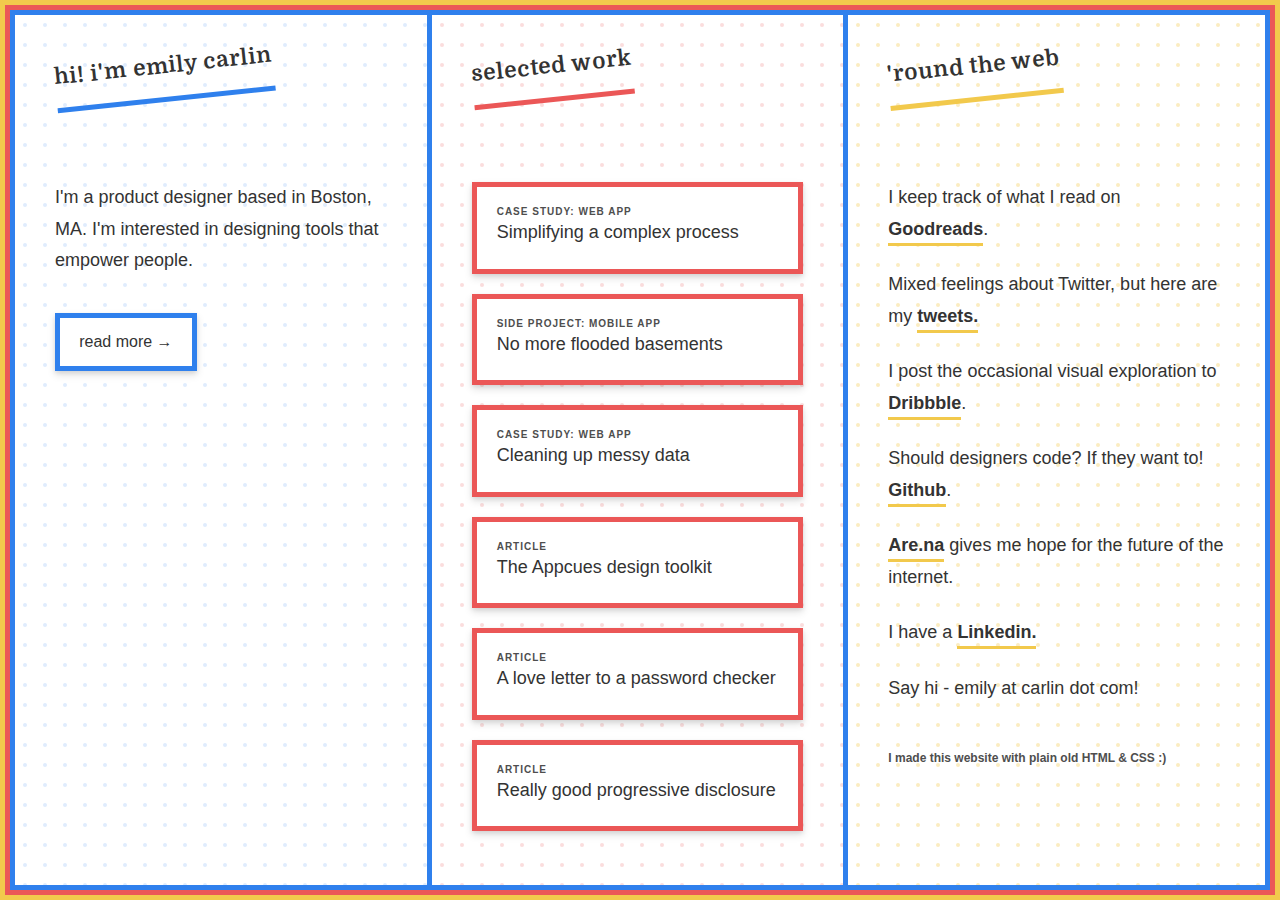
<file: index.html>
<html>

<head>
  <link rel="stylesheet" href="base.css" />
  <link href="https://fonts.googleapis.com/css?family=PT+Sans" rel="stylesheet">
  <link rel="stylesheet" href="style.css" />
  <link rel="shortcut icon" href="assets/favicon.ico" type="image/x-icon" />
  <meta name="viewport" content="initial-scale=1, maximum-scale=1" />
  <title>emily carlin</title>
</head>

<body>
  <main>
    <section class="col one">
      <h2>hi! i'm emily carlin</h2>
      <section class="goods one">
        <p>
          I'm a product designer based in Boston, MA. I'm interested in designing tools that empower
          people. </p>
        <div class="buttons">
          <a href="about.html" class="button">read more &#8594</a>
        </div>
      </section>
    </section>
    <section class="col two">
      <h2> selected work</h2>
      <section class="goods two">
        <div class="card">
          <a href="installation.html"></a>
          <h4> Case Study: Web App</h4>
          <p>Simplifying a complex process</p>
        </div>
        <div class="card">
          <a href="sensor.html"></a>
          <h4> Side Project: Mobile App</h4>
          <p>No more flooded basements</p>
        </div>
        <div class="card">
          <a href="data.html"></a>
          <h4> Case Study: Web App </h4>
          <p>Cleaning up messy data</p>
        </div>
        <div class="card">
          <a href="https://www.appcues.com/blog/ux-design-tools-we-use" target="blank"></a>
          <h4> Article</h4>
          <p>The Appcues design toolkit</p>
        </div>
        <div class="card">
          <a href="https://www.reallygoodux.io/blog/mailchimps-real-time-password-checker" target="blank"></a>
          <h4> Article</h4>
          <p>A love letter to a password checker</p>
        </div>
        <div class="card last">
          <a href="https://www.reallygoodux.io/blog/invision-product-tour" target="blank"></a>
          <h4> Article</h4>
          <p>Really good progressive disclosure</p>
        </div>
      </section>
    </section>

    <footer class="col three">
      <h2> 'round the web</h2>
      <section class="goods three">
        <p>I keep track of what I read on
          <a href="https://www.goodreads.com/user/show/9541994-emily-carlin" target="_blank">
            Goodreads</a>.</p>
        <p>Mixed feelings about Twitter, but here are my
          <a href="https://twitter.com/ECCarlin" target="_blank">tweets.</a></p>
        <p>I post the occasional visual
          exploration to
          <a href="https://dribbble.com/emilycarlin" target="_blank">
            Dribbble</a>.</p>
        <p> Should designers code? If they want to! <a href="https://github.com/EmilyCarlin" target="_blank">Github</a>.
        </p>
        <p> <a href="https://www.are.na/emily-carlin" target="_blank">Are.na</a>
          gives me hope for the future of the internet. </p>
        <p> I have a <a href="https://www.linkedin.com/in/emilychristinecarlin/" target=_blank> Linkedin.</a></p>
        <p>Say hi - emily at carlin dot com! </p>
      </section>
      <p class="lil"> I made this website with plain old HTML & CSS :) </p>
    </footer>
  </main>
</body>

</html>
</file>
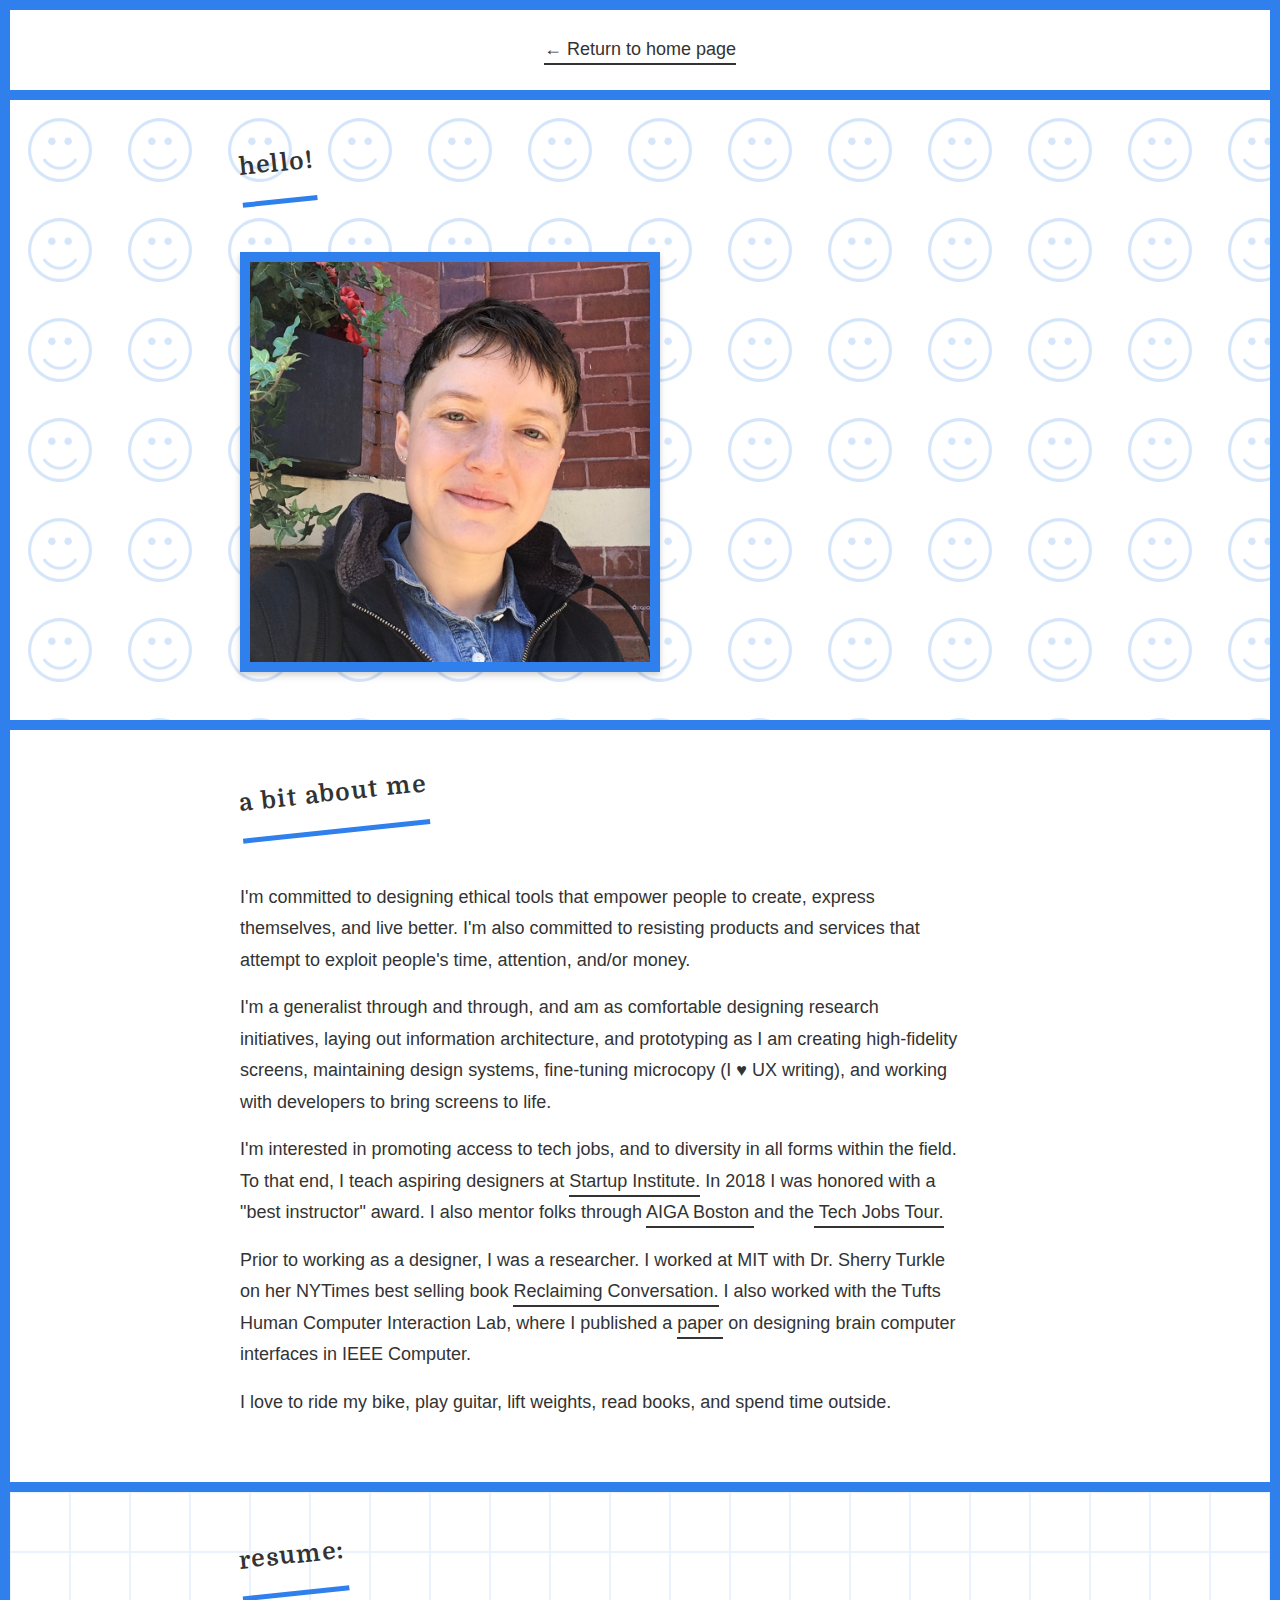
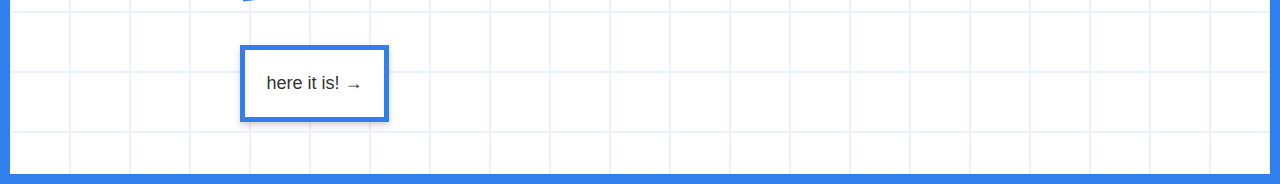
<file: about.html>
<html>

<head>
  <link rel="stylesheet" href="base.css" />
  <link href="https://fonts.googleapis.com/css?family=PT+Sans" rel="stylesheet">
  <link rel="stylesheet" href="page_style.css">
  <link rel="shortcut icon" href="assets/favicon.ico" type="image/x-icon" />
  <meta name="viewport" content="initial-scale=1, maximum-scale=1" />
  <title>emily carlin - about</title>
</head>

<body class="about">
  <main>
    <header>
      <a href="index.html"> &#8592 Return to home page </a>
    </header>

    <section class="hello">
      <div class="area one">
        <div class="area-content">
          <h2 class="about-me"> hello!</h2>
          <img src="assets/me.JPG">
        </div>
      </div>
      <div class="area two">
        <div class="area-content">
          <h2 class="about-me"> a bit about me </h2>
          <p> I'm committed to designing ethical tools that empower people to create, express themselves, and live
            better.
            I'm also committed to resisting products and services that attempt to exploit people's time, attention,
            and/or
            money. </p>
          <p>I'm a generalist through and through, and am as comfortable designing research initiatives, laying out
            information architecture, and prototyping as I am creating high-fidelity screens, maintaining design
            systems,
            fine-tuning microcopy (I &#9829 UX writing),
            and working with developers to bring screens to life. </p>
          <p> I'm interested in promoting access to tech jobs, and to diversity in all forms within the field. To that
            end,
            I teach aspiring designers at <a href="https://www.startupinstitute.com/boston" target="_blank">Startup
              Institute.</a> In 2018 I was honored with a "best instructor" award. I also
            mentor
            folks through <a href="https://boston.aiga.org/" target="_blank">AIGA Boston </a>and the<a href="https://techjobstour.com/speakers/emily-carlin/">
              Tech Jobs Tour.</a>
          </p>
          <p> Prior to working as a designer, I was a researcher. I worked at MIT with Dr. Sherry Turkle on her NYTimes
            best selling book <a href="https://www.nytimes.com/2015/10/04/books/review/jonathan-franzen-reviews-sherry-turkle-reclaiming-conversation.html"
              target="_blank">
              Reclaiming Conversation.</a> I also worked with the Tufts Human Computer Interaction Lab, where I
            published a <a href="http://www.cs.tufts.edu/~jacob/papers/peck.ieeecomputer.pdf" target="_blank">paper</a>
            on
            designing brain computer interfaces in IEEE Computer. </p>
          <p> I love to ride my bike, play guitar, lift weights, read books, and spend
            time
            outside. </p>
        </div>
      </div>
      <div class="area three">
        <div class="area-content">
          <h2 class="about-me"> resume:</h2>
          <a href="https://docs.google.com/document/d/1y61fR0jboNCUJQ6dTmkbRF-LCkVz2GNdn6TpYIwVzsI/edit?usp=sharing"
            target="_blank" class="button">here it is! &#8594</a>
        </div>
      </div>
    </section>
  </main>
</body>

</html>
</file>
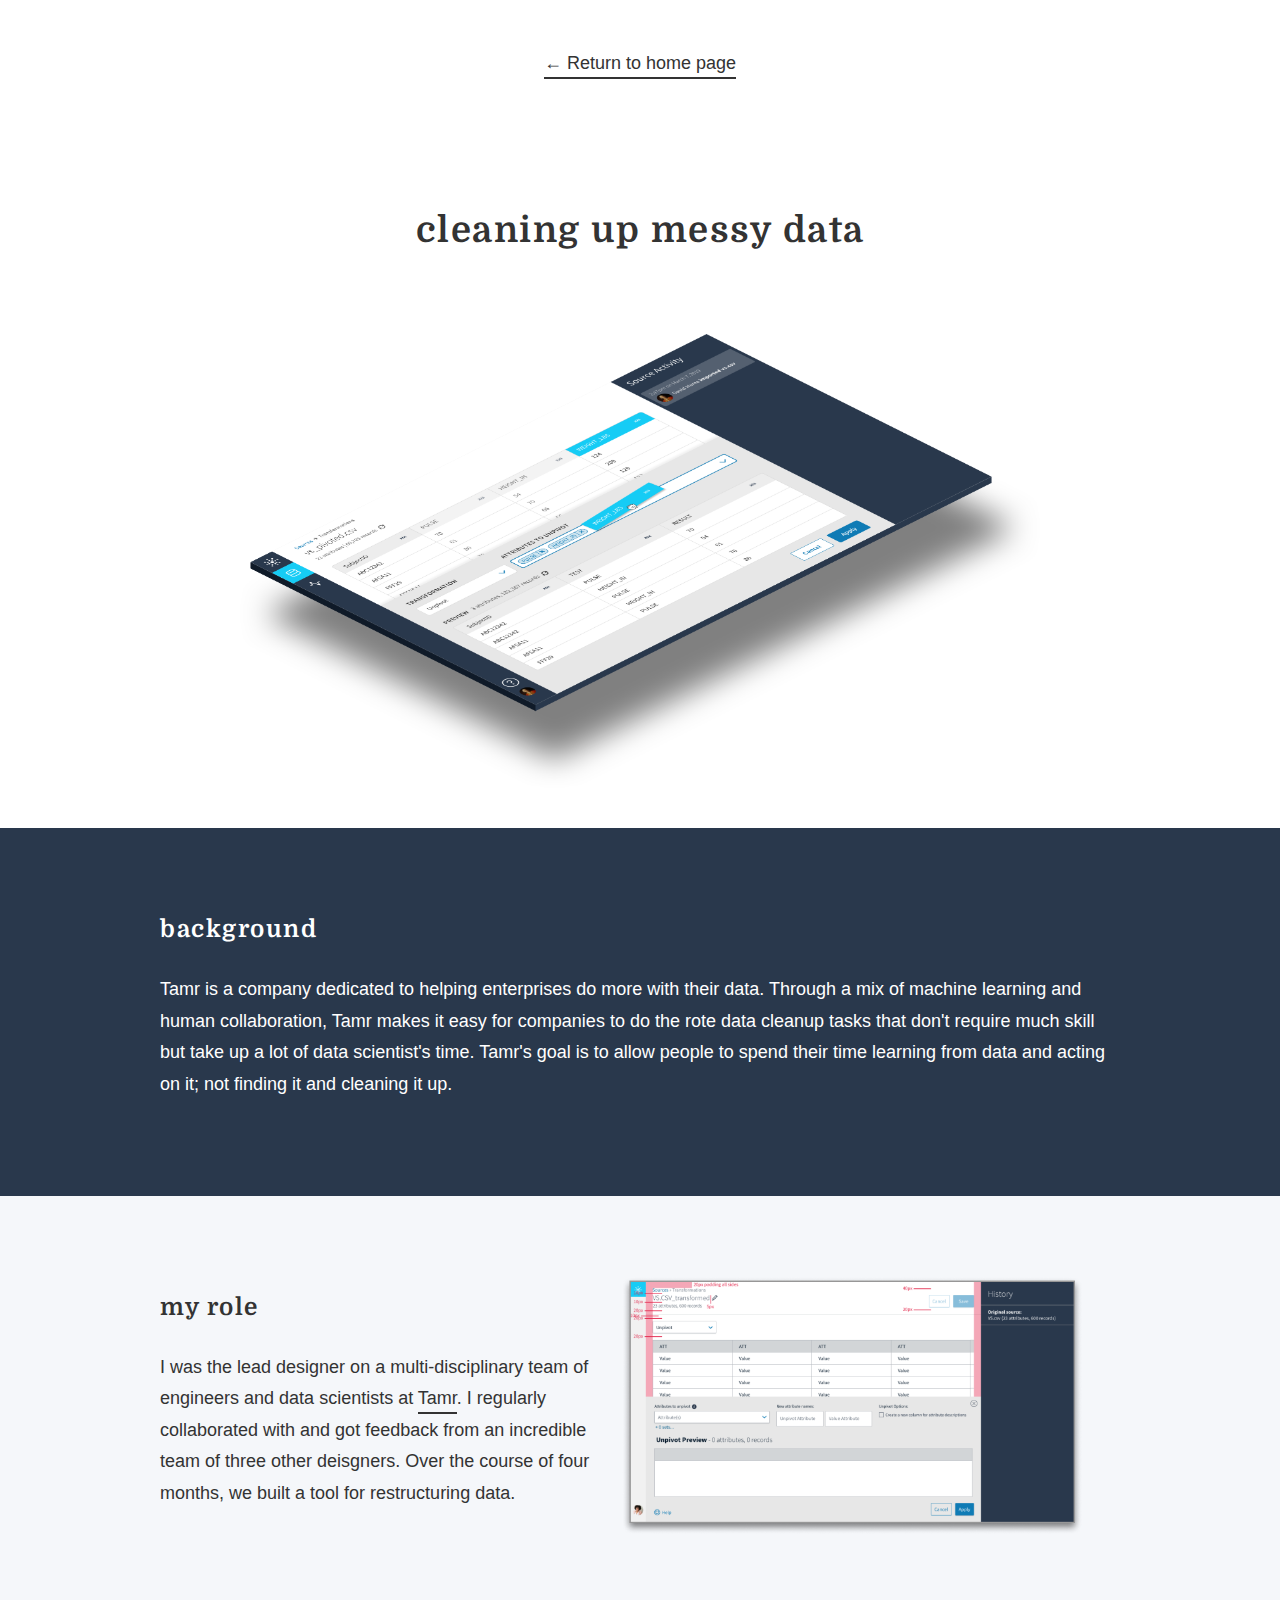
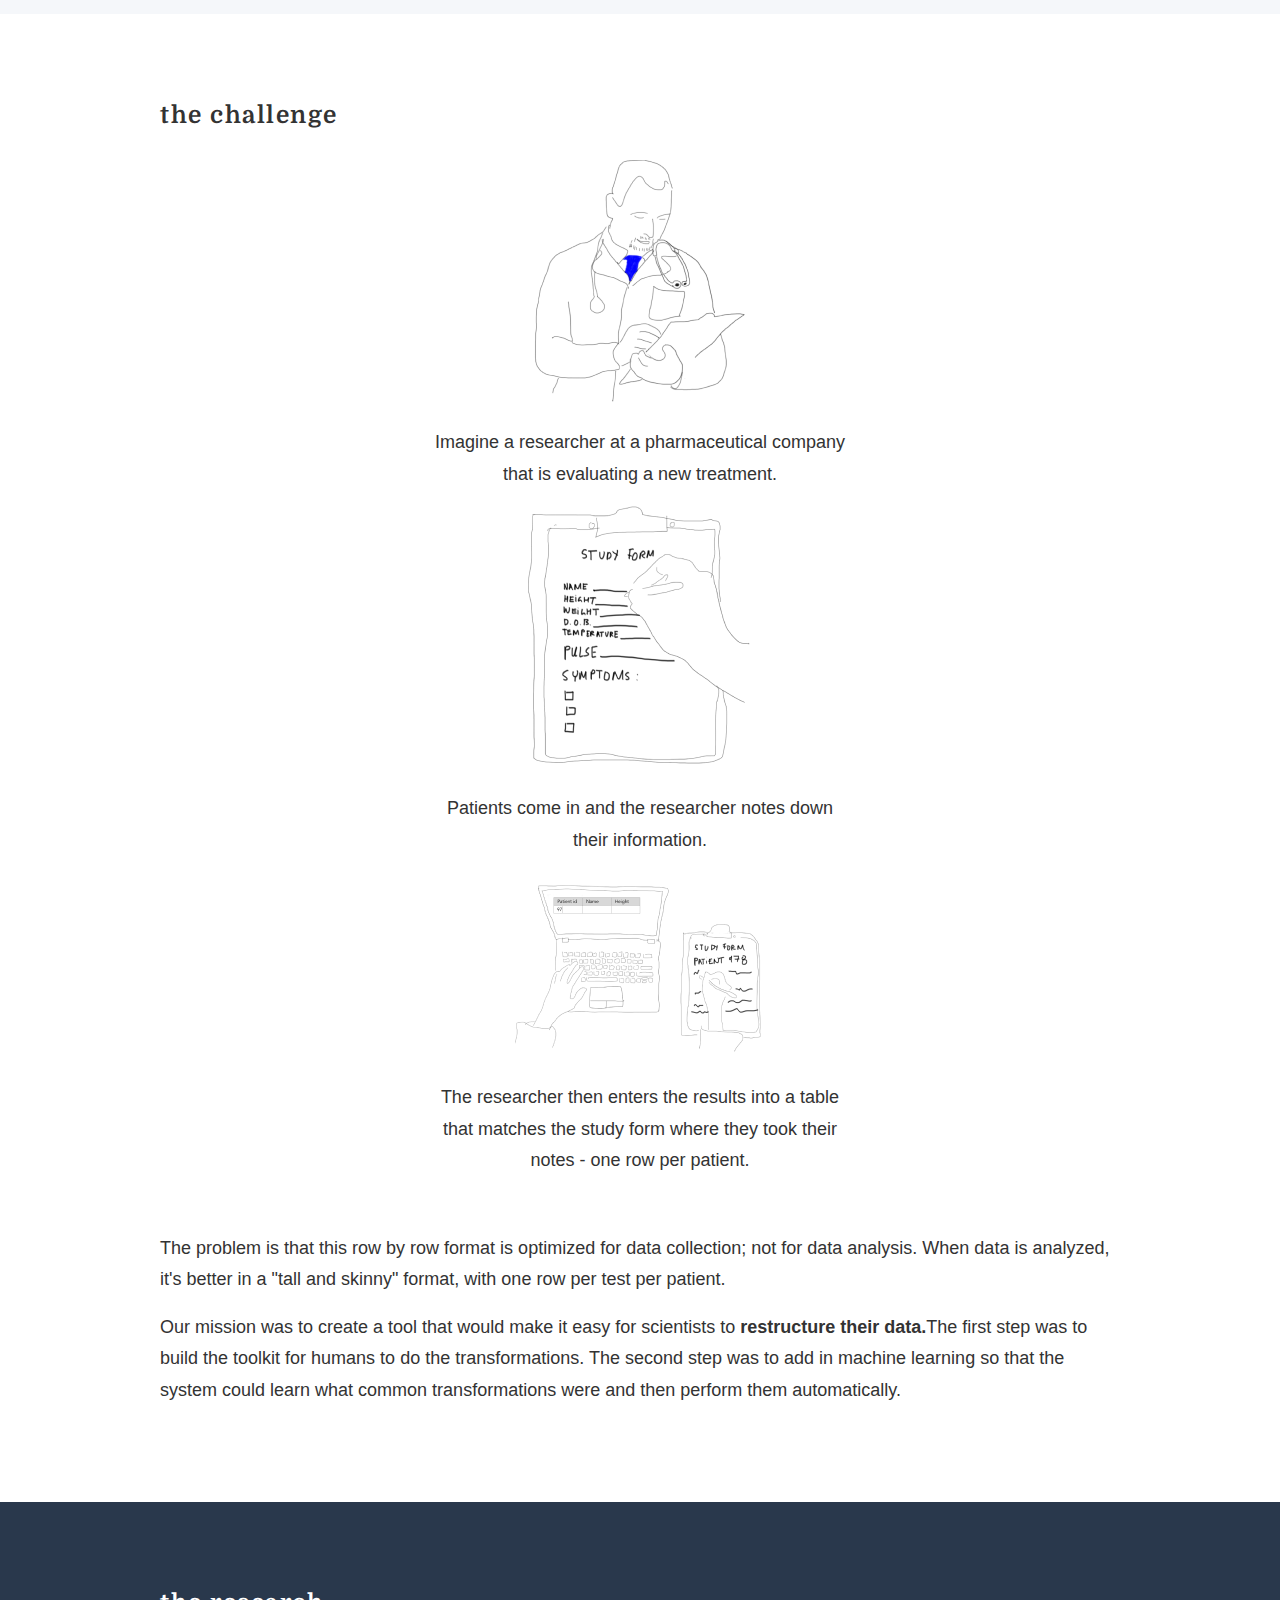
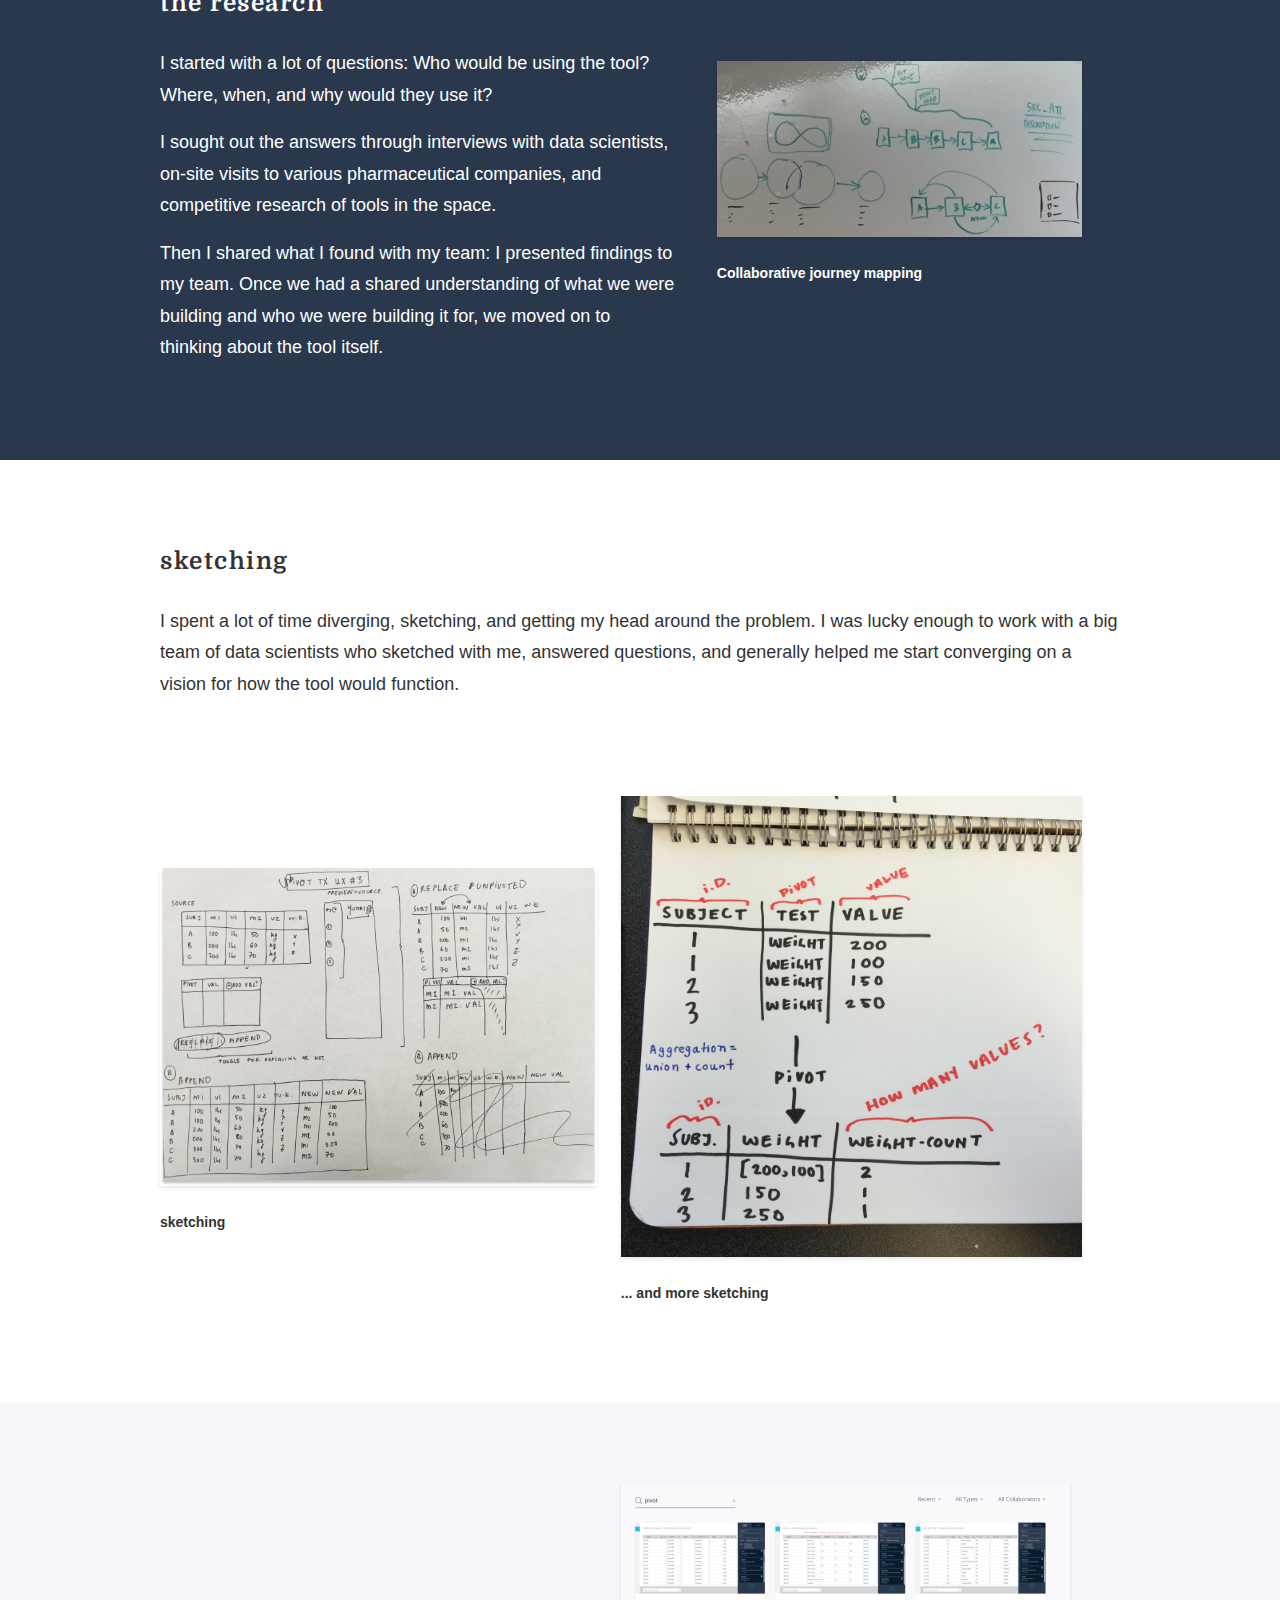
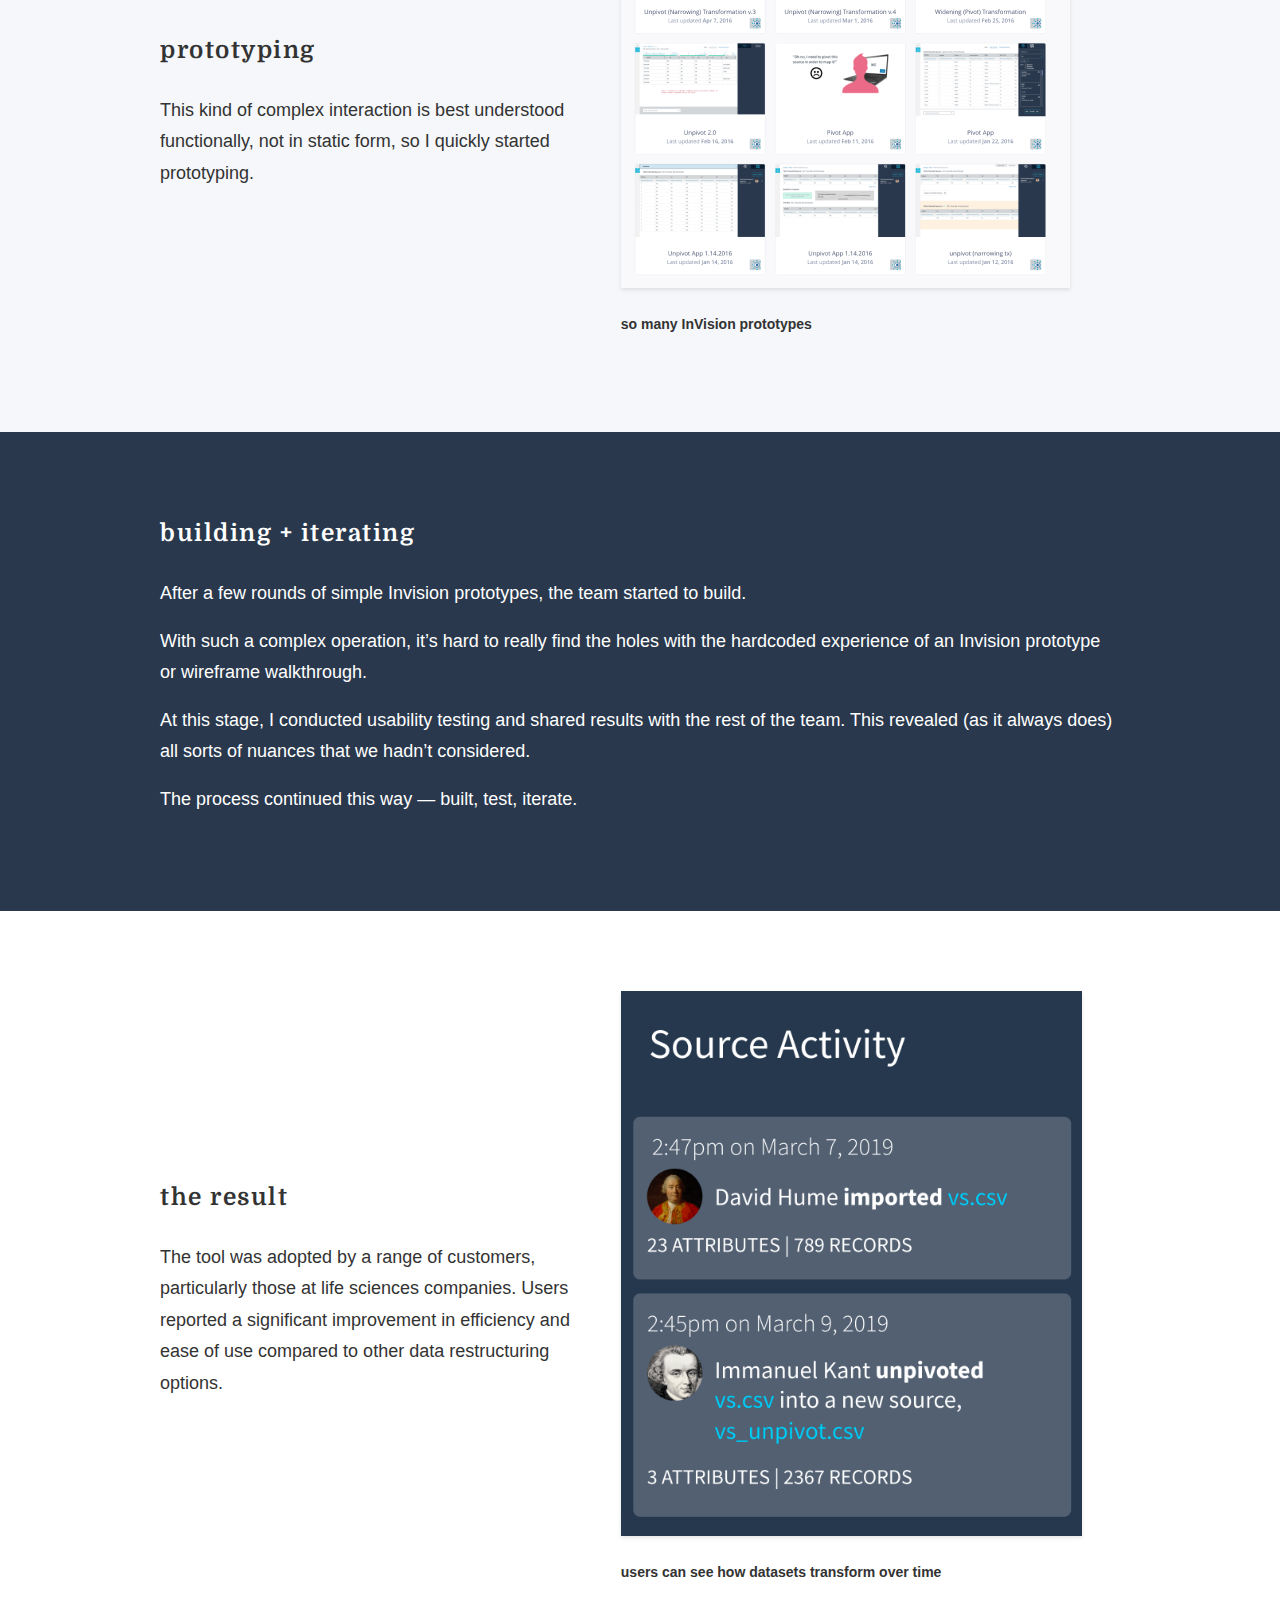
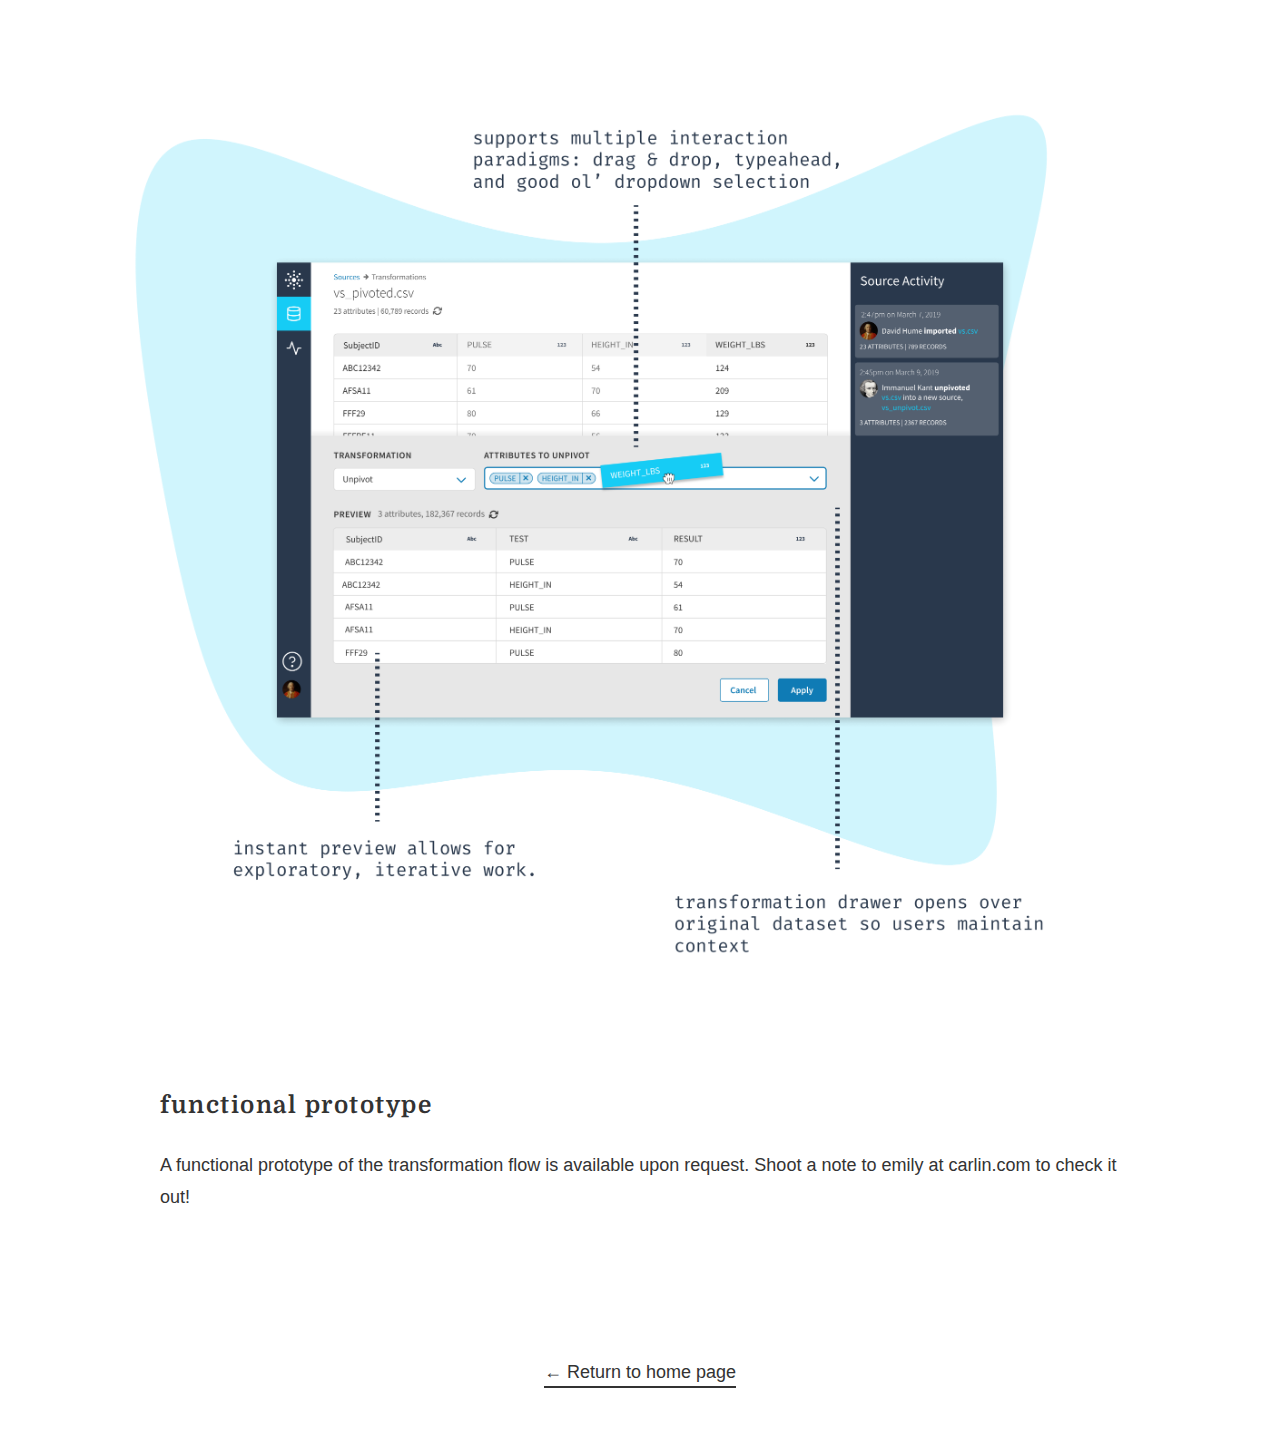
<file: data.html>
<html>

<head>
    <link rel="stylesheet" href="base.css" />
    <link href="https://fonts.googleapis.com/css?family=PT+Sans" rel="stylesheet">
    <link rel="stylesheet" href="page_style.css">
    <link rel="shortcut icon" href="assets/favicon.ico" type="image/x-icon" />
    <meta name="viewport" content="initial-scale=1, maximum-scale=1" />
    <title>emily carlin - case study</title>
</head>

<body>
    <main class="restructuring">
        <header class="restructuring-header">
            <a href="index.html"> &#8592 Return to home page </a>
        </header>
        <section class="data-block">
            <section class="data-block-content">
                <section class="data-intro">
                    <div class="data-title">
                        <h2> cleaning up messy data </h2>
                    </div>
                    <div class="data-image">
                        <img src="assets/isometric-pivot.png">
                    </div>
                </section>
            </section>
        </section>
        <section class="sensor-block navy">
            <section class="sensor-block-content">
                <h3> background </h3>
                <p> Tamr is a company dedicated to helping enterprises do more with their data. Through a mix of
                    machine learning and human collaboration, Tamr makes it easy for companies to do the rote data
                    cleanup tasks that don't require much skill but take up a lot of data scientist's time. Tamr's goal
                    is to allow people to spend their time learning from data and acting on it; not finding it and
                    cleaning it
                    up.</p>
            </section>
        </section>
        <section class="sensor-block gray">
            <section class="sensor-content">
                <section class="two-col-1">
                    <h3> my role </h3>
                    <p> I was the lead designer on a multi-disciplinary team of engineers and data scientists at <a
                            class=href="https://www.tamr.com/" target="_blank">Tamr</a>. I regularly
                        collaborated with and got feedback from an incredible team of three other deisgners. Over
                        the
                        course of four
                        months, we built a tool for restructuring data. </p>
                </section>
                <section class="two-col-2">
                    <img class="no-shadow" src="assets/let_us_build.png">
                </section>
            </section>
        </section>
        <section class="sensor-block ">
            <section class="sensor-block-content">
                <h3> the challenge </h3>
                <section class="sketches">
                    <img class="no-shadow" src="assets/challenge-1.png">
                    <p>Imagine a researcher at a pharmaceutical company that is evaluating a new
                        treatment.</p>
                    <img class="no-shadow" src="assets/challenge-2.png">
                    <p>Patients come in and the researcher notes down their information.</p>
                    <img class="no-shadow" src="assets/challenge-3.png">
                    <p>The researcher then enters the results into a table that matches the study form where they
                        took their notes - one row per patient.</p>
                </section>
                <p>The problem is that this row by row format is optimized for data collection; not
                    for data
                    analysis. When data is analyzed, it's better in a "tall and skinny" format, with one row per
                    test per patient.</p>
                <p> Our mission was to create a tool that would make it easy for scientists to <span class="bold">restructure
                        their data.</span>The first step was to build the toolkit for humans to do the transformations.
                    The second step was to add in machine learning so that the system could learn what common
                    transformations were and then perform them automatically.</p>
            </section>
        </section>
        <section class="sensor-block navy">
            <section class="sensor-content">
                <section class="two-col-1-longer">
                    <h3> the research </h3>
                    <p> I started with a lot of questions: Who would be using the tool? Where, when, and why would they
                        use it? </p>
                    <p> I sought out the answers through interviews with data scientists, on-site visits to various
                        pharmaceutical companies, and competitive research of tools in the space.</p>
                    <p> Then I shared what I found with my team: I presented findings to my team. Once we had a shared
                        understanding of what we were building and who we were building it for, we moved on to thinking
                        about the tool itself. </p>
                </section>
                <section class="two-col-2-shorter">
                    <img src="assets/transforming.png">
                    <p class="caption">Collaborative journey mapping</p>
                </section>
            </section>
        </section>
        <section class="sensor-block no-padding">
            <section class="sensor-block-content">
                <h3> sketching </h3>
                <p> I spent a lot of time diverging, sketching, and getting my head around the problem. I was lucky
                    enough to work with a big team of data scientists who sketched with me, answered questions, and
                    generally helped me start converging on a vision for how the tool would function.</p>
            </section>
        </section>

        <section class="sensor-block">
            <section class="sensor-content">
                <section class="two-col-1-img">
                    <img src="assets/sketching-1.png">
                    <p class="caption"> sketching</p>
                </section>
                <section class="two-col-2">
                    <img src="assets/sketching-2.png">
                    <p class=" caption">... and more sketching</p>
                </section>
            </section>
        </section>
        <section class="sensor-block gray">
            <section class="sensor-content">
                <section class="two-col-1">
                    <h3> prototyping </h3>
                    <p> This kind of complex interaction is best understood functionally, not in static form, so I
                        quickly started prototyping.</p>

                </section>
                <section class="two-col-2">
                    <img src="assets/invision.png">
                    <p class="caption">so many InVision prototypes</p>
                </section>
            </section>
        </section>
        <section class="sensor-block navy">
            <section class="sensor-block-content">
                <h3> building + iterating </h3>
                <p> After a few rounds of simple Invision prototypes, the team started to build. </p>
                <p> With such a complex operation, it’s hard to really find the holes with the hardcoded experience of
                    an Invision prototype or wireframe walkthrough.</p>
                <p> At this stage, I conducted usability testing and shared results with the rest of the team. This
                    revealed (as it always does) all sorts of nuances that we hadn’t considered. </p>
                <p> The process continued this way — built, test, iterate.</p>
            </section>
        </section>
        <section class="sensor-block">
            <section class="sensor-content">
                <section class="two-col-1">
                    <h3> the result </h3>
                    <p> The tool was adopted by a range of customers, particularly those at life sciences companies.
                        Users reported a significant improvement in efficiency and ease of use compared to other data
                        restructuring options.</p>
                </section>
                <section class="two-col-2">
                    <img src="assets/activity.png">
                    <p class="caption">users can see how datasets transform over time</p>
                </section>
            </section>
        </section>
        <section class="full-width">
            <img class="no-shadow" src="assets/markuppng.png">
        </section>
        <section class="sensor-block">
            <section class="sensor-block-content">
                <h3> functional prototype </h3>
                <p> A functional prototype of the transformation flow is available upon request. Shoot a note to emily
                    at carlin.com to check it out!
                </p>
            </section>
        </section>
        <header class="restructuring-header">
            <a href="index.html"> &#8592 Return to home page </a>
        </header>
    </main>
</body>

</html>
</file>
<file: base.css>
html, body, div, span, applet, object, iframe,
h1, h2, h3, h4, h5, h6, p, blockquote, pre,
a, abbr, acronym, address, big, cite, code,
del, dfn, em, img, ins, kbd, q, s, samp,
small, strike, strong, sub, sup, tt, var,
b, u, i, center,
dl, dt, dd, ol, ul, li,
fieldset, form, label, legend,
table, caption, tbody, tfoot, thead, tr, th, td,
article, aside, canvas, details, embed,
figure, figcaption, footer, header, hgroup,
menu, nav, output, ruby, section, summary,
time, mark, audio, video {
  margin: 0;
  padding: 0;
  border: 0;
  font-size: 100%;
  font: inherit;
  vertical-align: baseline;
}

article, aside, details, figcaption, figure,
footer, header, hgroup, menu, nav, section {
  display: block;
}
body {
  line-height: 1;
}
ol, ul {
  list-style: none;
}
blockquote, q {
  quotes: none;
}
blockquote:before, blockquote:after,
q:before, q:after {
  content: '';
  content: none;
}
table {
  border-collapse: collapse;
  border-spacing: 0;
}

img, iframe {
  vertical-align: bottom;
  max-width: 100%;
}

input, textarea, select {
  font: inherit;
}

* {
  -webkit-box-sizing: border-box;
  -moz-box-sizing: border-box;
  box-sizing: border-box;
  -webkit-font-smoothing: antialiased;
  text-rendering: optimizeLegibility;
}
</file>
<file: style.css>
@import url('https://fonts.googleapis.com/css?family=Domine');
@import url('https://rsms.me/inter/inter.css');

/* typography */

p {
  font-family: 'Inter', sans-serif;
  font-weight: 500;
  margin-bottom: 12px;
  font-size: 18px;
  line-height: 1.75;
  color: #333;
}

footer p {
  margin-bottom: 24px;
}

.lil {
  font-size: 12px;
  color: #4E4E4E;
  font-weight: 600;
  padding: 0 40px;
}

.lil a {
  color: #4E4E4E;
}

.lil a:visited {
  color: #4E4E4E;
}

a {
  text-decoration: none;
  font-weight: 600;
  color: #333;
  border-bottom: 2px solid #333;
  margin-bottom: 4px;
  transition: all 0.1s ease-in-out;
}

a:visited {
  color: #333;
}

a:hover {
  color: #333;
  border-bottom: 4px solid #333;
}

h2 {
  font-family: 'Domine', serif;
  letter-spacing: 1;
  font-weight: 700;
  font-size: 22px;
  transform: rotate(-6deg);
  margin-top: 40px;
  margin-left: 40px;
  width: fit-content;
  max-width: 240px;
  color: #333;
}


.goods.two a {
  text-decoration: none;
  font-weight: 600;
}


/* main styles */

body {
  background-color: #F2C94C;
}

main {
  margin: 10px;
  background-color: white;
  min-height: calc(100vh - 20px);
  display: grid;
  grid-template-columns: 1fr 1fr 1fr;
  justify-content: center;
  align-items: center;
  border: 5px solid #2F80ED;
  outline: 5px solid #EB5757;
}

.col.one h2 {
  padding-bottom: 20px;
  border-bottom: 5px solid #2F80ED;
}

.col.two h2 {
  padding-bottom: 20px;
  border-bottom: 5px solid #EB5757;
}

.col.three h2 {
  padding-bottom: 20px;
  border-bottom: 5px solid #F2C94C;
}

.col.three a {
  border-bottom: 3px solid #F2C94C;
  transition: all ease-in-out 0.1s;
  padding-bottom: 4px;
}

.col.three a:hover {
  border-bottom: 5px solid #F2C94C;
}

.appcues a {
  border-bottom: 3px solid #2F80ED;
  transition: all ease-in-out 0.1s;
  padding-bottom: 4px;
}

.appcues a:hover {
  border-bottom: 5px solid #2F80ED;
}

.buttons {
  display: block;
}

.button {
  display: inline-block;
  padding: 1em 1.2em;
  box-sizing: border-box;
  text-decoration: none;
  font-family: 'Inter', sans-serif;
  font-weight: 500;
  color: #333;
  text-align: center;
  transition: all 0.2s;
  background-color: #fff;
  border: 5px solid #2F80ED;
  margin-top: 24px;
  margin-right: 40px;
  transform: rotate(0deg);
  box-shadow: 0 4px 8px 0 rgba(0, 0, 0, 0.12),
    0 2px 4px 0 rgba(0, 0, 0, 0.08);
}

.button:hover {
  border: 5px solid #2F80ED;
  transform: rotate(-4deg);
  box-shadow: 0 15px 30px 0 rgba(0, 0, 0, 0.11),
    0 5px 15px 0 rgba(0, 0, 0, 0.08);
}


.goods {
  margin-top: 80px;
  padding: 0 40px 20px 40px;
}

.goods.two {
  display: flex;
  flex-direction: column;
}

.card {
  min-height: 10%;
  background-color: #fff;
  box-shadow: 0 4px 8px 0 rgba(0, 0, 0, 0.12),
    0 2px 4px 0 rgba(0, 0, 0, 0.08);
  margin-bottom: 20px;
  cursor: pointer;
  transform: rotate(0deg);
  transition: all ease-in-out 0.2s;
  padding: 20px;
  border: 5px solid #EB5757;
}

.card:hover {
  box-shadow: 0 15px 30px 0 rgba(0, 0, 0, 0.11),
    0 5px 15px 0 rgba(0, 0, 0, 0.08);
  transform: rotate(-2deg);
}

.card h4 {
  text-transform: uppercase;
  font-family: 'Inter', sans-serif;
  font-weight: 700;
  font-size: 10px;
  letter-spacing: 0.1em;
  color: #4E4E4E;
}

.card a {
  position: absolute;
  top: 0;
  left: 0;
  height: 100%;
  width: 100%;
  border-bottom: none;
}


.card p {
  margin-bottom: 0px;
}

.last {
  margin-bottom: 0px;
}

/* layout */

.col {
  height: 100%;
}

.col.one {
  border-right: 5px solid #2F80ED;
  background-image: url("assets/blue-dot.svg");
  background-repeat: repeat;
}

.col.two {
  border-right: 5px solid #2F80ED;
  background-image: url("assets/red-dot.svg");
  background-repeat: repeat;
}

.col.three {
  background-image: url("assets/yellow-dot.svg");
  background-repeat: repeat;
}



@media screen and (max-width:960px) {

  .col {
    padding: 24px;
  }

  .col.header {
    border: none;
  }

  .col h2 {
    margin: 0px;
    padding-bottom: 20px;
    border-bottom: 5px solid #2F80ED;
  }

  .col.one {
    border-right: none;
  }

  .col.two {
    border-right: none;
  }

  h2 {
    transform: rotate(-4deg);
  }

  .goods {
    padding: 0px 16px;
  }

  .lil {
    padding: 0px 16px;
  }


  main {
    grid-template-columns: none;
    height: auto;
    margin: 10px;
    background-color: white;
    min-height: calc(100vh - 20px);
    border: 5px solid #2F80ED;
    outline: 5px solid #EB5757;
  }

  h2 {
    width: auto;
  }


}
</file>
<file: page_style.css>
@import url("https://fonts.googleapis.com/css?family=Domine");
@import url("https://rsms.me/inter/inter.css");

body {
    font-family: "Inter", sans-serif;
    font-weight: 500;
    font-size: 18px;
    font-weight: 500;
    line-height: 1.75;
    color: #333;
}

p {
    max-width: 720px;
}

h2 {
    font-family: "Domine", serif;
    font-size: 36px;
    letter-spacing: 1.5;
    line-height: 1.3;
    font-weight: 700;
    width: intrinsic;
    width: -moz-max-content;
    width: -webkit-max-content;
}

h3 {
    font-family: "Domine", serif;
    font-size: 24px;
    padding-bottom: 24px;
    font-weight: 700;
    letter-spacing: 1.5;
}

h4 {
    font-family: "Inter", sans-serif;
    font-weight: 700;
    font-size: 16px;
    padding-bottom: 16px;
}

main {
    margin: 10px;
    background-color: white;
    min-height: calc(100vh - 20px);
}

.main-case-study {
    margin: 0px;
    min-height: calc(100vh);
}

/* link styles */

a {
    text-decoration: none;
    font-weight: 500;
    color: #333;
    border-bottom: 2px solid #333;
    margin-bottom: 4px;
    transition: border-bottom 0.1s ease-in-out;
    padding-bottom: 4px;
}

a:hover {
    color: #333;
    border-bottom: 4px solid #333;
}

a:visited {
    color: #333;
}

.light {
    color: white;
    border-bottom: 2px solid white;
}

.light:hover {
    color: white;
    border-bottom: 4px solid white;
}

.light:visited {
    color: white;
    border-bottom: 4px solid white;
}

p {
    margin-bottom: 16px;
}

/* about page styles */

.about {
    background-color: #2f80ed;
}

header {
    text-align: center;
    padding: 24px 24px;
    border-bottom: 10px solid #2f80ed;
    color: #333;
}

.area.one {
    padding: 48px;
    border-bottom: 10px solid #2f80ed;
    background-image: url("assets/smiles.svg");
    background-repeat: repeat;
}

.area.two {
    padding: 48px;
    border-bottom: 10px solid #2f80ed;
}

.area.three {
    padding: 48px;
    background-image: url("assets/graph-paper.svg");
    background-repeat: repeat;
}

.area-content {
    max-width: 800px;
    margin-left: auto;
    margin-right: auto;
}

.hello img {
    border: 10px solid #2f80ed;
    max-width: 420px;
    transform: rotate(0deg);
    transition: all 0.2s;
    box-shadow: 0 4px 8px 0 rgba(0, 0, 0, 0.12), 0 2px 4px 0 rgba(0, 0, 0, 0.08);
}

.hello img:hover {
    border: 10px solid #2f80ed;
    max-width: 420px;
    text-align: center;
    margin-left: auto;
    margin-right: auto;
    transform: rotate(-6deg) scale(1.1);
}

.about-me {
    font-size: 24px;
    transform: rotate(-6deg);
    border-bottom: 5px solid #2f80ed;
    padding-bottom: 20px;
    margin-bottom: 48px;
}

.button {
    display: inline-block;
    padding: 1em 1.2em;
    box-sizing: border-box;
    text-decoration: none;
    font-family: "Inter", sans-serif;
    font-weight: 500;
    color: #333;
    text-align: center;
    transition: all 0.2s;
    background-color: #fff;
    border: 5px solid #2f80ed;
    margin-right: 40px;
    transform: rotate(0deg);
    box-shadow: 0 4px 8px 0 rgba(0, 0, 0, 0.12), 0 2px 4px 0 rgba(0, 0, 0, 0.08);
}

.button:hover {
    border: 5px solid #2f80ed;
    transform: rotate(-4deg);
    box-shadow: 0 15px 30px 0 rgba(0, 0, 0, 0.11),
        0 5px 15px 0 rgba(0, 0, 0, 0.08);
}

/* Case study styles */

img {
    box-shadow: 0 2px 4px 0 rgba(0, 0, 0, 0.1);
}

.flex-grid {
    display: flex;
    padding: 80px 80px;
    align-items: center;
    justify-content: space-between;
}

.flex-grid.header {
    padding: 80px 0px 0px 80px;
}

.col-img {
    width: 62%;
}

.col-txt {
    width: 32%;
}

.thirds .col {
    width: 32%;
}

.header-block {
    display: flex;
}

.block {
    display: flex;
    justify-content: center;
    padding: 80px;
}

/* Installation specific styles */

.installation {
    background-color: #3923b7;
}

.installation-header {
    text-align: center;
    padding: 48px 24px;
    background-color: #3923b7;
    border-bottom: none;
}

.header-content h2 {
    margin-left: auto;
    margin-right: auto;
}

.installation-footer {
    text-align: center;
    padding: 48px 24px;
    background-color: #3923b7;
    border-bottom: none;
}

.header-content {
    text-align: center;
}

.header-content h2 {
    padding-bottom: 80px;
}

.header-content img {
    width: 45%;
    box-shadow: none;
    transform: scale(1);
    transition: all 0.3s ease-in-out;
}

.header-content img:hover {
    width: 45%;
    box-shadow: none;
    transform: scale(1.05);
}

.caption {
    margin-top: 24px;
    font-size: 14px;
    font-weight: 700;
}

.center {
    text-align: center;
}

.research-image {
    margin-bottom: 24px;
}

/* sensor styles */

.sensor-case-study {
    overflow-x: hidden;
    margin: 0px;
}

.sensor {
    background-color: #fff;
}

.sensor header {
    background-color: #fff;
    color: #fff;
    border: none;
    padding: 48px 24px;
}

.sensor header a {
    color: #333;
    border-bottom: 2px solid #333;
}

.sensor header a:hover {
    color: #333;
    border-bottom: 4px solid #333;
}

.sensor header a:visited {
    color: #333;
    border-bottom: 4px solid #333;
}

.sensor-intro {
    background-color: #fff;
    color: #333;
    display: flex;
    justify-content: center;
    align-items: center;
    max-width: 960px;
    margin-left: auto;
    margin-right: auto;
}

.dark {
    background-color: #333;
    color: #fff;
}

.sensor-content {
    max-width: 960px;
    display: flex;
    margin-left: auto;
    margin-right: auto;
    align-items: center;
}

.sensor-block {
    padding: 80px 40px;
}

.sensor-block-content {
    max-width: 960px;
    margin-left: auto;
    margin-right: auto;
}

.sensor-block-content h2 {
    margin-bottom: 48px;
}

.sensor-block-content p {
    max-width: none;
}

.padding-above {
    padding-top: 40px;
}

.two-col-1 {
    width: 48%;
    padding: 0px 24px 0px 0px;
}

.two-col-1-img {
    width: 48%;
    padding: 0px 24px 0px 0px;
}

.two-col-1-longer {
    width: 58%;
    padding: 0px 40px 0px 0px;
}

.two-col-2 {
    width: 48%;
}

.two-col-2-shorter {
    width: 38%;
}

.no-shadow {
    box-shadow: none;
}

.sensor-title {
    text-align: center;
}

.sensor-title h2 {
    margin-left: auto;
    margin-right: auto;
}

.sensor-image {
    width: 58%;
}

.sensor-image img {
    box-shadow: none;
}

.num-line {
    font-weight: 700;
}

.no-padding {
    padding-bottom: 0px;
}

.full-width {
    background-color: #333;
}

.basement-pic {
    max-width: 320px;
}

.basement {
    padding-left: 24px;
    text-align: Center;
}

.sensor footer {
    background-color: #333;
    color: #fff;
    border: none;
}

.sensor footer {
    text-align: center;
    padding: 48px 24px;
    background-color: #333;
    border-bottom: none;
}

/* restructuring styles  */

.restructuring-header {
    text-align: center;
    padding: 48px 24px;
    border-bottom: none;
}

.restructuring {
    margin: 0px;
}

.data-block {
    padding: 40px;
}

.data-block-content {
    max-width: 960px;
    margin-left: auto;
    margin-right: auto;
}

.data-title {
    text-align: center;
    padding: 40px;
}

.data-title h2 {
    margin-left: auto;
    margin-right: auto;
}

.data-image {
    text-align: center;
    margin-top: 40px;
}

.data-image img {
    box-shadow: none;
    max-width: 800px;
}

.sketches {
    text-align: center;
    padding-bottom: 40px;
}

.sketches p {
    max-width: 420px;
    margin-left: auto;
    margin-right: auto;
    margin-top: 24px;
}

.bold {
    font-weight: 700;
}

.no-padding {
    padding-bottom: 0px;
}

/* colors for sections */

.gray {
    background-color: #f5f7fa;
}

.purple {
    background-color: #3923b7;
    color: #fff;
}

.navy {
    background-color: #29384c;
    color: #fff;
}

.dark-gray {
    background-color: #242a35;
    color: #fff;
}

.dark-gray a {
    color: #fff;
    border-bottom: 2px solid #fff;
    transition: border-bottom 0.1s ease-in-out;
}

.dark-gray a:hover {
    color: #fff;
    border-bottom: 4px solid #fff;
}

.full-width {
    background-color: #fff;
}

/* responsive styles */

@media screen and (max-width: 1200px) {
    h2 {
        font-size: 24px;
        line-height: 1.5;
    }

    h3 {
        padding-top: 24px;
    }

    .flex-grid {
        display: block;
    }

    .thirds .col {
        width: 100%;
    }

    .col-txt {
        width: 100%;
    }

    .col-img {
        width: 100%;
    }

    .flex-grid.header {
        padding: 80px;
    }

    .flex-grid {
        padding: 80px;
    }

    .block {
        padding: 80px;
    }

    .sensor-intro {
        display: block;
    }

    .sensor-content {
        display: block;
    }

    .sensor-content img {
        max-width: 80%;
    }

    .two-col-1 {
        width: 100%;
        padding: 0px 24px 0px 0px;
    }

    .two-col-1-img {
        width: 100%;
        text-align: center;
    }

    .two-col-2 {
        width: 100%;
        text-align: center;
        padding-top: 40px;
    }

    .two-col-1-longer {
        width: 100%;
    }

    .two-col-2-shorter {
        width: 100%;
    }

    .sensor-title {
        width: 100%;
        text-align: center;
        padding-top: 80px;
    }

    .sensor-image {
        width: 100%;
        text-align: center;
    }

    .sensor-image img {
        max-width: 400px;
        padding-top: 80px;
    }

    .data-image img {
        max-width: 90%;
    }
}

@media only screen and (max-width: 640px) {
    h2 {
        width: 100%;
    }

    .hello img {
        max-width: 100%;
    }

    .hello img:hover {
        max-width: 100%;
    }

    .area.one {
        padding: 48px 24px;
    }

    .area.two {
        padding: 48px 24px;
    }

    .area.three {
        padding: 48px 24px;
    }

    .header-content img {
        width: 75%;
        transform: scale(1);
    }

    .header-content img:hover {
        width: 75%;
        transform: scale(1);
    }

    .flex-grid.header {
        padding: 24px;
    }

    .flex-grid {
        padding: 24px;
    }

    .block {
        padding: 24px;
    }

    .sensor-block {
        padding: 40px 24px;
    }

    .no-padding {
        padding-bottom: 0px;
    }

    .basement {
        padding-left: none;
    }
}
</file>
